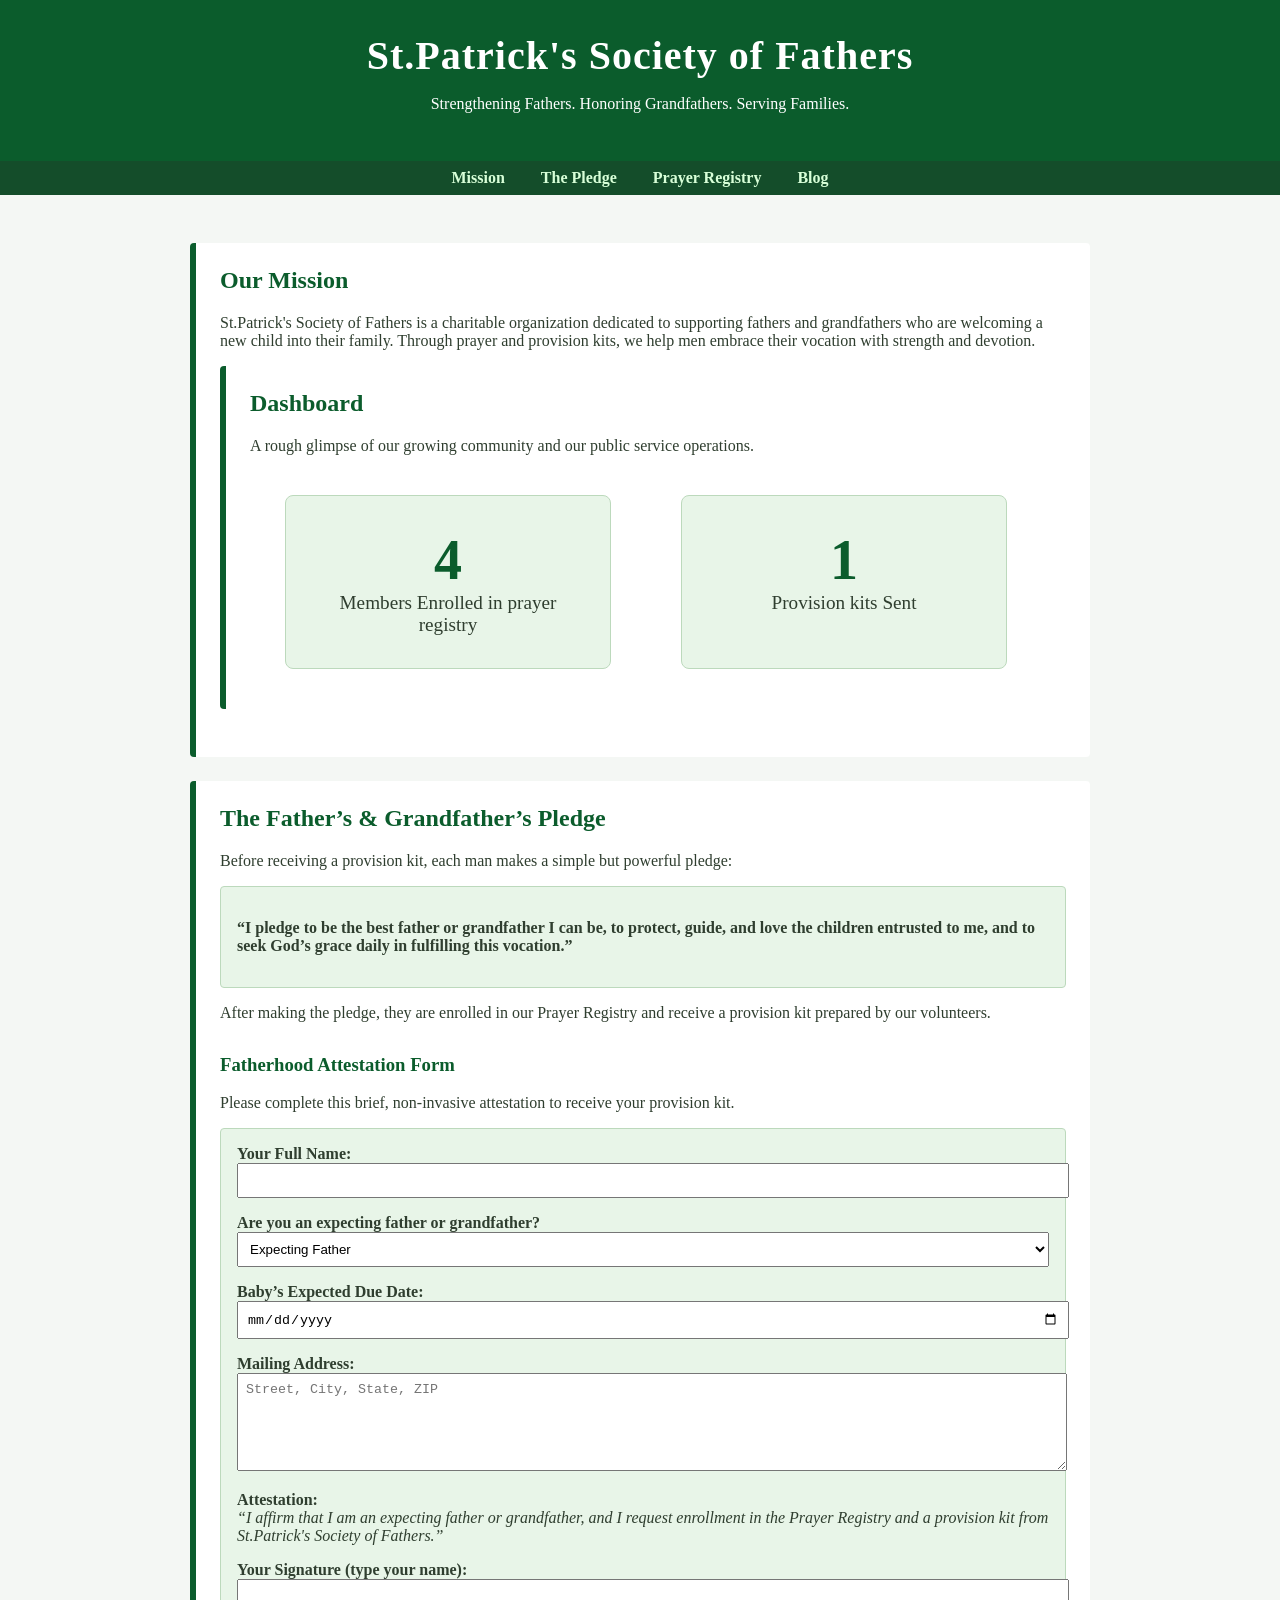
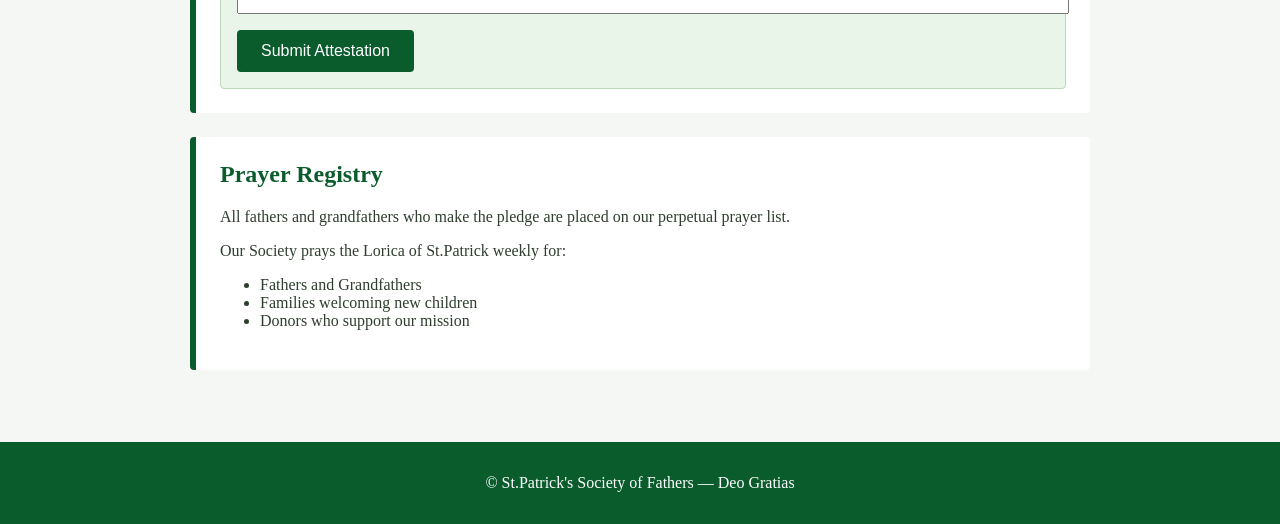
<file: index.html>
<!DOCTYPE html>
<html lang="en">
<head>
<meta charset="UTF-8">
<title>St.Patrick's Society of Fathers</title>
<style>
    body {
        font-family: "Georgia", serif;
        background: #f4f7f4;
        margin: 0;
        color: #2f3e2f;
    }
    header {
        background: #0b5c2c;
        color: white;
        padding: 2rem;
        text-align: center;
    }
    header h1 {
        margin: 0;
        font-size: 2.5rem;
        letter-spacing: 1px;
    }
    nav {
        background: #144d2a;
        padding: 0.5rem;
        text-align: center;
    }
    nav a {
        color: #d8ffd8;
        margin: 0 1rem;
        text-decoration: none;
        font-weight: bold;
    }
    .container {
        max-width: 900px;
        margin: 2rem auto;
        padding: 1rem;
    }
    .section {
        background: white;
        padding: 1.5rem;
        margin-bottom: 1.5rem;
        border-left: 6px solid #0b5c2c;
        border-radius: 4px;
    }
    h2 {
        margin-top: 0;
        color: #0b5c2c;
    }
    .pledge-box {
        background: #e8f5e8;
        padding: 1rem;
        border: 1px solid #bcd9bc;
        border-radius: 4px;
        margin-top: 1rem;
    }
    footer {
        background: #0b5c2c;
        color: white;
        text-align: center;
        padding: 1rem;
        margin-top: 2rem;
    }
</style>
</head>

<body>

<header>
    <h1>St.Patrick's Society of Fathers</h1>
    <p>Strengthening Fathers. Honoring Grandfathers. Serving Families.</p>
</header>

<nav>
    <a href="#mission">Mission</a>
    <a href="#pledge">The Pledge</a>
    <a href="#registry">Prayer Registry</a>
    <a href="blog.html">Blog</a>
</nav>

<div class="container">

    <div id="mission" class="section">
        <h2>Our Mission</h2>
        <p>
            St.Patrick's Society of Fathers is a charitable organization dedicated to supporting 
            fathers and grandfathers who are welcoming a new child into their family. 
            Through prayer and provision kits, we help men embrace their 
            vocation with strength and devotion.
        </p>
        <div id="dashboard" class="section">
    <h2>Dashboard</h2>
    <p>A rough glimpse of our growing community and our public service operations.</p>

    <div style="display:flex; justify-content:space-around; flex-wrap:wrap; margin-top:1.5rem;">

        <div style="
            background:#e8f5e8;
            padding:2rem;
            border:1px solid #bcd9bc;
            border-radius:8px;
            width:260px;
            text-align:center;
            margin:1rem;
        ">
            <div style="font-size:3.5rem; font-weight:bold; color:#0b5c2c;" id="memberCount">
                4
            </div>
            <div style="font-size:1.2rem; color:#2f3e2f;">
                Members Enrolled in prayer registry
            </div>
        </div>

        <div style="
            background:#e8f5e8;
            padding:2rem;
            border:1px solid #bcd9bc;
            border-radius:8px;
            width:260px;
            text-align:center;
            margin:1rem;
        ">
            <div style="font-size:3.5rem; font-weight:bold; color:#0b5c2c;" id="packageCount">
                1
            </div>
            <div style="font-size:1.2rem; color:#2f3e2f;">
                Provision kits Sent
            </div>
        </div>

    </div>
</div>

    </div>

    <div id="pledge" class="section">
        <h2>The Father’s & Grandfather’s Pledge</h2>
        <p>
            Before receiving a provision kit, each man makes a simple but powerful pledge:
        </p>
        <div class="pledge-box">
            <p><strong>“I pledge to be the best father or grandfather I can be, 
            to protect, guide, and love the children entrusted to me,  
            and to seek God’s grace daily in fulfilling this vocation.”</strong></p>
        </div>
        <p>
            After making the pledge, they are enrolled in our Prayer Registry and receive 
            a provision kit prepared by our volunteers.
        </p>

        <!-- Attestation Form Begins -->
        <h3 style="color:#0b5c2c; margin-top:2rem;">Fatherhood Attestation Form</h3>
        <p>Please complete this brief, non-invasive attestation to receive your provision kit.</p>

        <form id="attestationForm" action="#" method="POST" 
              style="background:#e8f5e8; padding:1rem; border:1px solid #bcd9bc; border-radius:4px;">

            <label><strong>Your Full Name:</strong></label><br>
            <input type="text" name="father_name" required 
                   style="width:100%; padding:0.5rem; margin-bottom:1rem;"><br>

            <label><strong>Are you an expecting father or grandfather?</strong></label><br>
            <select name="role" required 
                    style="width:100%; padding:0.5rem; margin-bottom:1rem;">
                <option value="father">Expecting Father</option>
                <option value="grandfather">Expecting Grandfather</option>
            </select><br>

            <label><strong>Baby’s Expected Due Date:</strong></label><br>
            <input type="date" name="due_date" required 
                   style="width:100%; padding:0.5rem; margin-bottom:1rem;"><br>

            <label><strong>Mailing Address:</strong></label><br>
            <textarea name="address" required
              style="width:100%; padding:0.5rem; margin-bottom:1rem; height:80px;"
              placeholder="Street, City, State, ZIP"></textarea><br>

            <label><strong>Attestation:</strong></label>
            <p style="font-style:italic; margin-top:0;">
                “I affirm that I am an expecting father or grandfather, and I request enrollment 
                in the Prayer Registry and a provision kit from St.Patrick's Society of Fathers.”
            </p>

            <label><strong>Your Signature (type your name):</strong></label><br>
            <input type="text" name="signature" required 
                   style="width:100%; padding:0.5rem; margin-bottom:1rem;"><br>

            <button type="submit" 
                    style="background:#0b5c2c; color:white; padding:0.75rem 1.5rem; border:none; border-radius:4px; font-size:1rem; cursor:pointer;">
                Submit Attestation
            </button>
        </form>
        <!-- Attestation Form Ends -->

    </div>

    <div id="registry" class="section">
        <h2>Prayer Registry</h2>
        <p>
            All fathers and grandfathers who make the pledge are placed on our perpetual 
            prayer list.
        </p>
        <p>
            Our Society prays the Lorica of St.Patrick weekly for:
        </p>
        <ul>
            <li>Fathers and Grandfathers</li>
            <li>Families welcoming new children</li>
            <li>Donors who support our mission</li>
        </ul>
    </div>

</div>

<footer>
    <p>© St.Patrick's Society of Fathers — Deo Gratias</p>
</footer>

<!-- EMAIL SUBMISSION SCRIPT -->
<script>
document.addEventListener("DOMContentLoaded", function () {

    const form = document.querySelector("#attestationForm");

    form.addEventListener("submit", function (e) {
        e.preventDefault();

        const data = {
            father_name: form.father_name.value,
            role: form.role.value,
            due_date: form.due_date.value,
            address: form.address.value,
            signature: form.signature.value
        };
        
        const body = `
Dear St.Patrick's Society of Fathers,

I affirm that I am an expecting ${data.role} and request enrollment in the Prayer Registry and a care package.

Name: ${data.father_name}
Role: ${data.role}
Baby’s Due Date: ${data.due_date}

Mailing Address:
${data.address}

Pledge:
"I pledge to be the best father or grandfather I can be, to protect, guide, and love the children entrusted to me, and to seek God’s grace daily in fulfilling this vocation."

Signature: ${data.signature}

Deo gratias.
        `;

        const mailtoLink = `mailto:stpatsfs@gmail.com?subject=Fatherhood Attestation – Provision kit Request&body=${encodeURIComponent(body)}`;

        window.location.href = mailtoLink;
    });

});
</script>

</body>
</html>
</file>
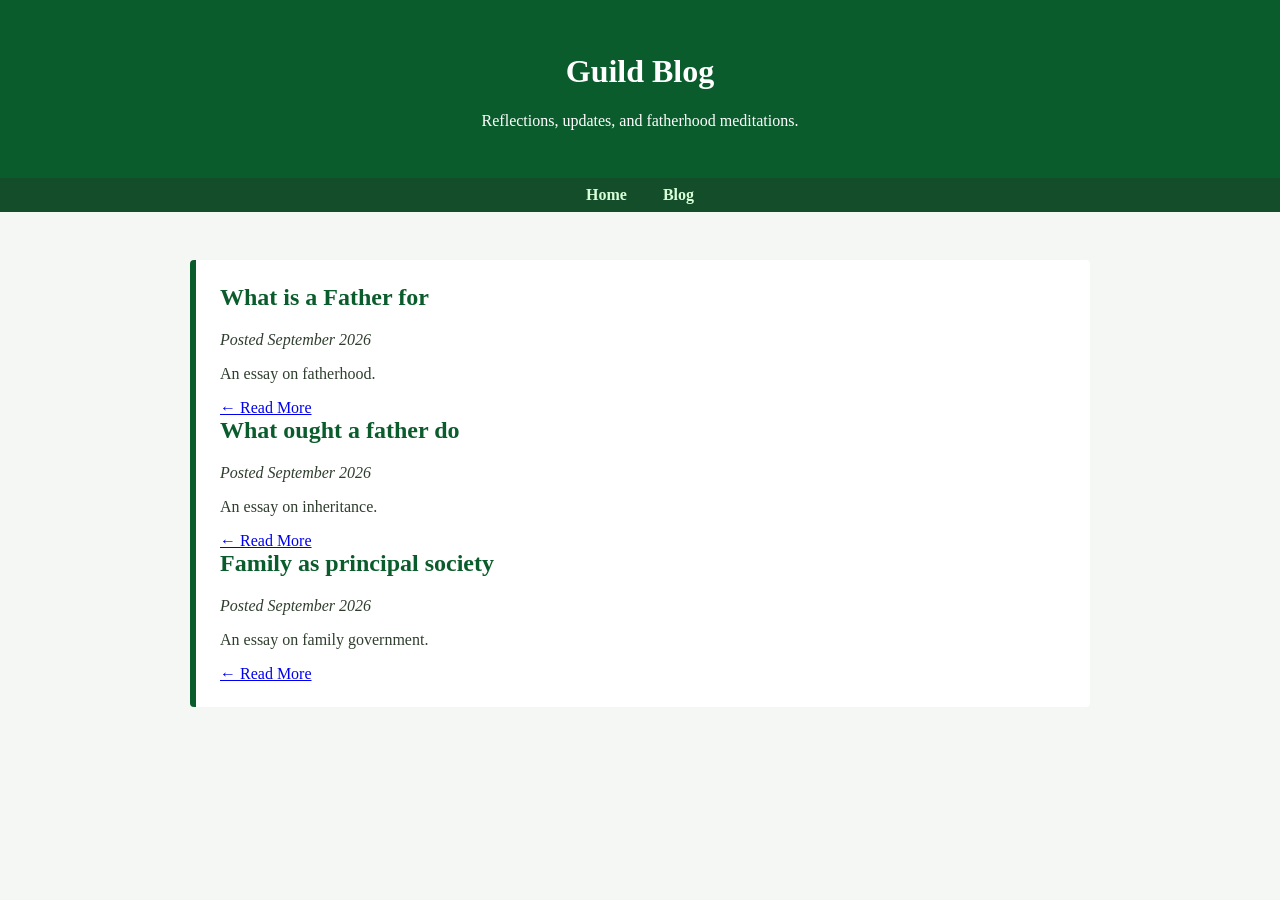
<file: blog.html>
<!DOCTYPE html>
<html lang="en">
<head>
<meta charset="UTF-8">
<title>Guild Blog</title>
<style>
    body {
        font-family: "Georgia", serif;
        background: #f4f7f4;
        margin: 0;
        color: #2f3e2f;
    }
    header {
        background: #0b5c2c;
        color: white;
        padding: 2rem;
        text-align: center;
    }
    nav {
        background: #144d2a;
        padding: 0.5rem;
        text-align: center;
    }
    nav a {
        color: #d8ffd8;
        margin: 0 1rem;
        text-decoration: none;
        font-weight: bold;
    }
    .container {
        max-width: 900px;
        margin: 2rem auto;
        padding: 1rem;
    }
    .post-card {
        background: white;
        padding: 1.5rem;
        margin-bottom: 1.5rem;
        border-left: 6px solid #0b5c2c;
        border-radius: 4px;
    }
    h2 {
        margin-top: 0;
        color: #0b5c2c;
    }
</style>
</head>

<body>

<header>
    <h1>Guild Blog</h1>
    <p>Reflections, updates, and fatherhood meditations.</p>
</header>

<nav>
    <a href="index.html">Home</a>
    <a href="blog.html">Blog</a>
</nav>

<div class="container">

    <!-- Blog Post Listing -->
    <div class="post-card">
        <h2>What is a Father for</h2>
        <p><em>Posted September 2026</em></p>
        <p>An essay on fatherhood.</p>
        <a href="posts/blog_1.html">← Read More</a>
        <h2>What ought a father do</h2>
        <p><em>Posted September 2026</em></p>
        <p>An essay on inheritance.</p>
        <a href="posts/blog_2.html">← Read More</a>
        <h2>Family as principal society</h2>
        <p><em>Posted September 2026</em></p>
        <p>An essay on family government.</p>
        <a href="posts/blog_3.html">← Read More</a>


    </div>

</div>

</body>
</html>
</file>
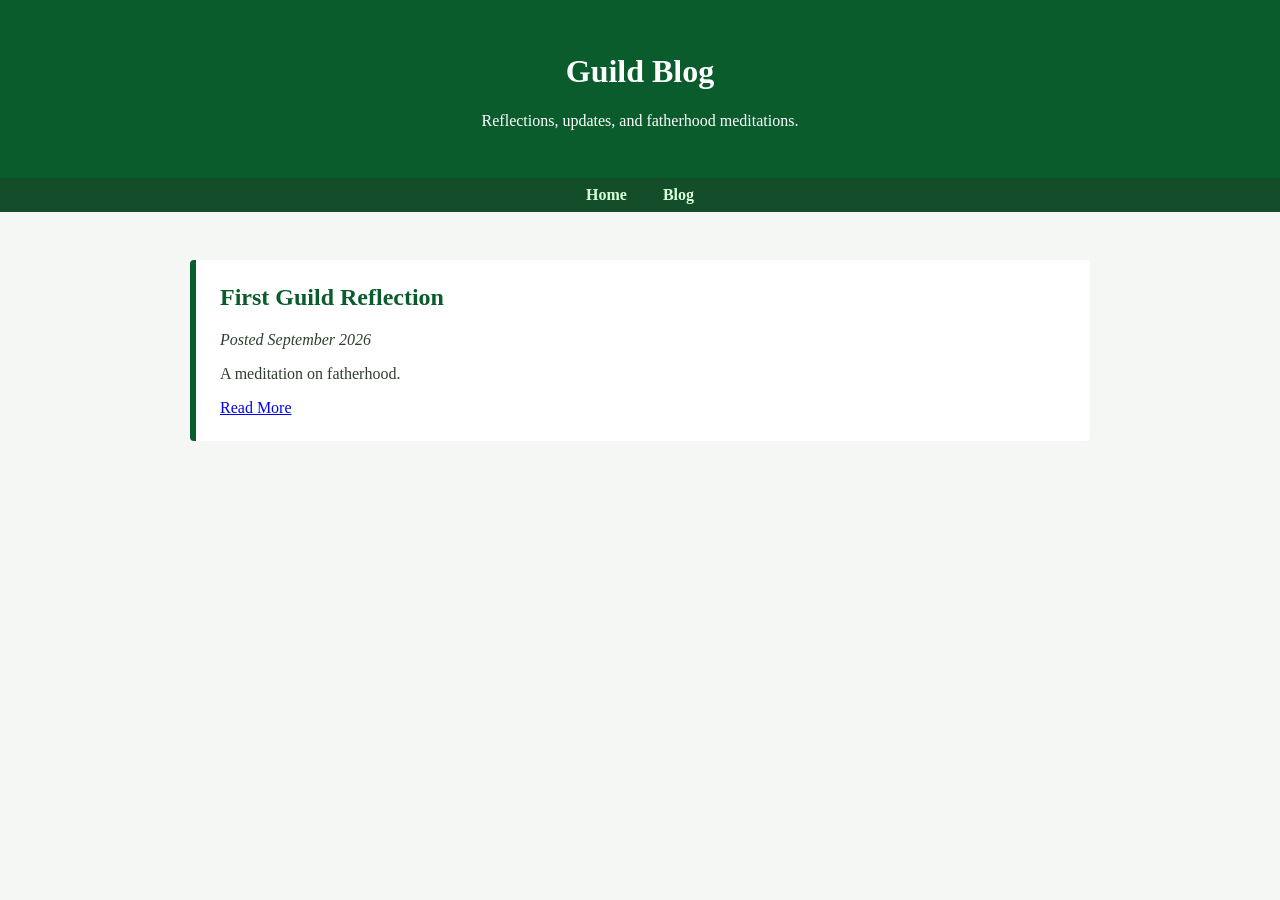
<file: pages/blog.html>
<!DOCTYPE html>
<html lang="en">
<head>
<meta charset="UTF-8">
<title>Guild Blog</title>
<style>
    body {
        font-family: "Georgia", serif;
        background: #f4f7f4;
        margin: 0;
        color: #2f3e2f;
    }
    header {
        background: #0b5c2c;
        color: white;
        padding: 2rem;
        text-align: center;
    }
    nav {
        background: #144d2a;
        padding: 0.5rem;
        text-align: center;
    }
    nav a {
        color: #d8ffd8;
        margin: 0 1rem;
        text-decoration: none;
        font-weight: bold;
    }
    .container {
        max-width: 900px;
        margin: 2rem auto;
        padding: 1rem;
    }
    .post-card {
        background: white;
        padding: 1.5rem;
        margin-bottom: 1.5rem;
        border-left: 6px solid #0b5c2c;
        border-radius: 4px;
    }
    h2 {
        margin-top: 0;
        color: #0b5c2c;
    }
</style>
</head>

<body>

<header>
    <h1>Guild Blog</h1>
    <p>Reflections, updates, and fatherhood meditations.</p>
</header>

<nav>
    <a href="spfg.html">Home</a>
    <a href="blog.html">Blog</a>
</nav>

<div class="container">

    <!-- Blog Post Listing -->
    <div class="post-card">
        <h2>First Guild Reflection</h2>
        <p><em>Posted September 2026</em></p>
        <p>A meditation on fatherhood.</p>
        <a href="posts/blog_1.html">Read More</a>
    </div>

</div>

</body>
</html>
</file>
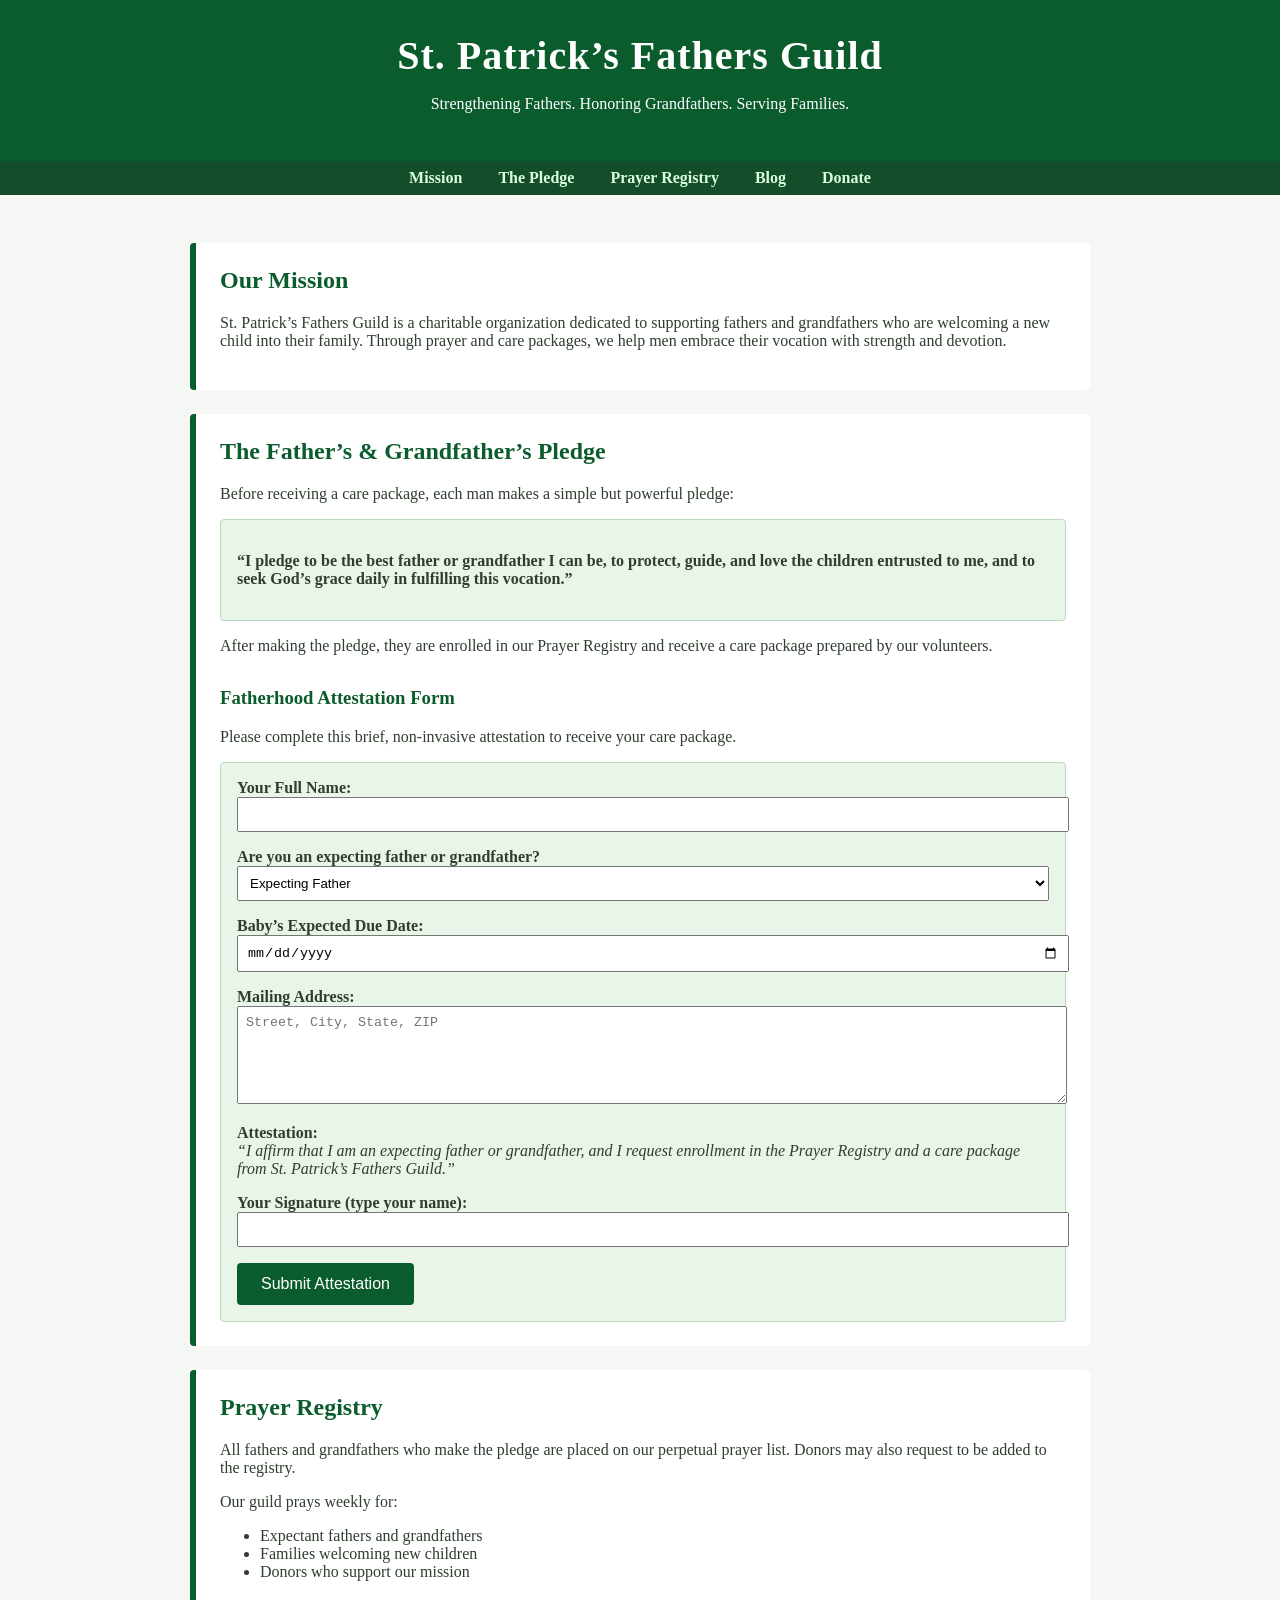
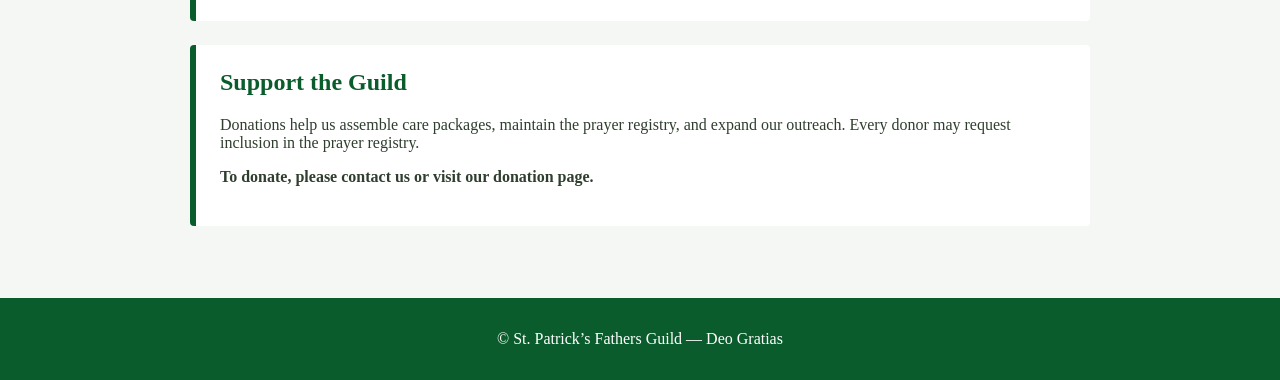
<file: pages/spfg.html>
<!DOCTYPE html>
<html lang="en">
<head>
<meta charset="UTF-8">
<title>St. Patrick’s Fathers Guild</title>
<style>
    body {
        font-family: "Georgia", serif;
        background: #f4f7f4;
        margin: 0;
        color: #2f3e2f;
    }
    header {
        background: #0b5c2c;
        color: white;
        padding: 2rem;
        text-align: center;
    }
    header h1 {
        margin: 0;
        font-size: 2.5rem;
        letter-spacing: 1px;
    }
    nav {
        background: #144d2a;
        padding: 0.5rem;
        text-align: center;
    }
    nav a {
        color: #d8ffd8;
        margin: 0 1rem;
        text-decoration: none;
        font-weight: bold;
    }
    .container {
        max-width: 900px;
        margin: 2rem auto;
        padding: 1rem;
    }
    .section {
        background: white;
        padding: 1.5rem;
        margin-bottom: 1.5rem;
        border-left: 6px solid #0b5c2c;
        border-radius: 4px;
    }
    h2 {
        margin-top: 0;
        color: #0b5c2c;
    }
    .pledge-box {
        background: #e8f5e8;
        padding: 1rem;
        border: 1px solid #bcd9bc;
        border-radius: 4px;
        margin-top: 1rem;
    }
    footer {
        background: #0b5c2c;
        color: white;
        text-align: center;
        padding: 1rem;
        margin-top: 2rem;
    }
</style>
</head>

<body>

<header>
    <h1>St. Patrick’s Fathers Guild</h1>
    <p>Strengthening Fathers. Honoring Grandfathers. Serving Families.</p>
</header>

<nav>
    <a href="#mission">Mission</a>
    <a href="#pledge">The Pledge</a>
    <a href="#registry">Prayer Registry</a>
    <a href="blog.html">Blog</a>
    <a href="#donate">Donate</a>
</nav>

<div class="container">

    <div id="mission" class="section">
        <h2>Our Mission</h2>
        <p>
            St. Patrick’s Fathers Guild is a charitable organization dedicated to supporting 
            fathers and grandfathers who are welcoming a new child into their family. 
            Through prayer and care packages, we help men embrace their 
            vocation with strength and devotion.
        </p>
    </div>

    <div id="pledge" class="section">
        <h2>The Father’s & Grandfather’s Pledge</h2>
        <p>
            Before receiving a care package, each man makes a simple but powerful pledge:
        </p>
        <div class="pledge-box">
            <p><strong>“I pledge to be the best father or grandfather I can be, 
            to protect, guide, and love the children entrusted to me,  
            and to seek God’s grace daily in fulfilling this vocation.”</strong></p>
        </div>
        <p>
            After making the pledge, they are enrolled in our Prayer Registry and receive 
            a care package prepared by our volunteers.
        </p>

        <!-- Attestation Form Begins -->
        <h3 style="color:#0b5c2c; margin-top:2rem;">Fatherhood Attestation Form</h3>
        <p>Please complete this brief, non-invasive attestation to receive your care package.</p>

        <form id="attestationForm" action="#" method="POST" 
              style="background:#e8f5e8; padding:1rem; border:1px solid #bcd9bc; border-radius:4px;">

            <label><strong>Your Full Name:</strong></label><br>
            <input type="text" name="father_name" required 
                   style="width:100%; padding:0.5rem; margin-bottom:1rem;"><br>

            <label><strong>Are you an expecting father or grandfather?</strong></label><br>
            <select name="role" required 
                    style="width:100%; padding:0.5rem; margin-bottom:1rem;">
                <option value="father">Expecting Father</option>
                <option value="grandfather">Expecting Grandfather</option>
            </select><br>

            <label><strong>Baby’s Expected Due Date:</strong></label><br>
            <input type="date" name="due_date" required 
                   style="width:100%; padding:0.5rem; margin-bottom:1rem;"><br>

            <label><strong>Mailing Address:</strong></label><br>
            <textarea name="address" required
              style="width:100%; padding:0.5rem; margin-bottom:1rem; height:80px;"
              placeholder="Street, City, State, ZIP"></textarea><br>

            <label><strong>Attestation:</strong></label>
            <p style="font-style:italic; margin-top:0;">
                “I affirm that I am an expecting father or grandfather, and I request enrollment 
                in the Prayer Registry and a care package from St. Patrick’s Fathers Guild.”
            </p>

            <label><strong>Your Signature (type your name):</strong></label><br>
            <input type="text" name="signature" required 
                   style="width:100%; padding:0.5rem; margin-bottom:1rem;"><br>

            <button type="submit" 
                    style="background:#0b5c2c; color:white; padding:0.75rem 1.5rem; border:none; border-radius:4px; font-size:1rem; cursor:pointer;">
                Submit Attestation
            </button>
        </form>
        <!-- Attestation Form Ends -->

    </div>

    <div id="registry" class="section">
        <h2>Prayer Registry</h2>
        <p>
            All fathers and grandfathers who make the pledge are placed on our perpetual 
            prayer list. Donors may also request to be added to the registry.
        </p>
        <p>
            Our guild prays weekly for:
        </p>
        <ul>
            <li>Expectant fathers and grandfathers</li>
            <li>Families welcoming new children</li>
            <li>Donors who support our mission</li>
        </ul>
    </div>

    <div id="donate" class="section">
        <h2>Support the Guild</h2>
        <p>
            Donations help us assemble care packages, maintain the prayer registry, and 
            expand our outreach. Every donor may request inclusion in the prayer registry.
        </p>
        <p><strong>To donate, please contact us or visit our donation page.</strong></p>
    </div>

</div>

<footer>
    <p>© St. Patrick’s Fathers Guild — Deo Gratias</p>
</footer>

<!-- EMAIL SUBMISSION SCRIPT -->
<script>
document.addEventListener("DOMContentLoaded", function () {

    const form = document.querySelector("#attestationForm");

    form.addEventListener("submit", function (e) {
        e.preventDefault();

        const data = {
            father_name: form.father_name.value,
            role: form.role.value,
            due_date: form.due_date.value,
            address: form.address.value,
            signature: form.signature.value
        };
        
        const body = `
Dear St. Patrick’s Fathers Guild,

I affirm that I am an expecting ${data.role} and request enrollment in the Prayer Registry and a care package.

Name: ${data.father_name}
Role: ${data.role}
Baby’s Due Date: ${data.due_date}

Mailing Address:
${data.address}

Pledge:
"I pledge to be the best father or grandfather I can be, to protect, guide, and love the children entrusted to me, and to seek God’s grace daily in fulfilling this vocation."

Signature: ${data.signature}

Deo gratias.
        `;

        const mailtoLink = `mailto:stpatsfathersguild@gmail.com?subject=Fatherhood Attestation – Care Package Request&body=${encodeURIComponent(body)}`;

        window.location.href = mailtoLink;
    });

});
</script>

</body>
</html>
</file>
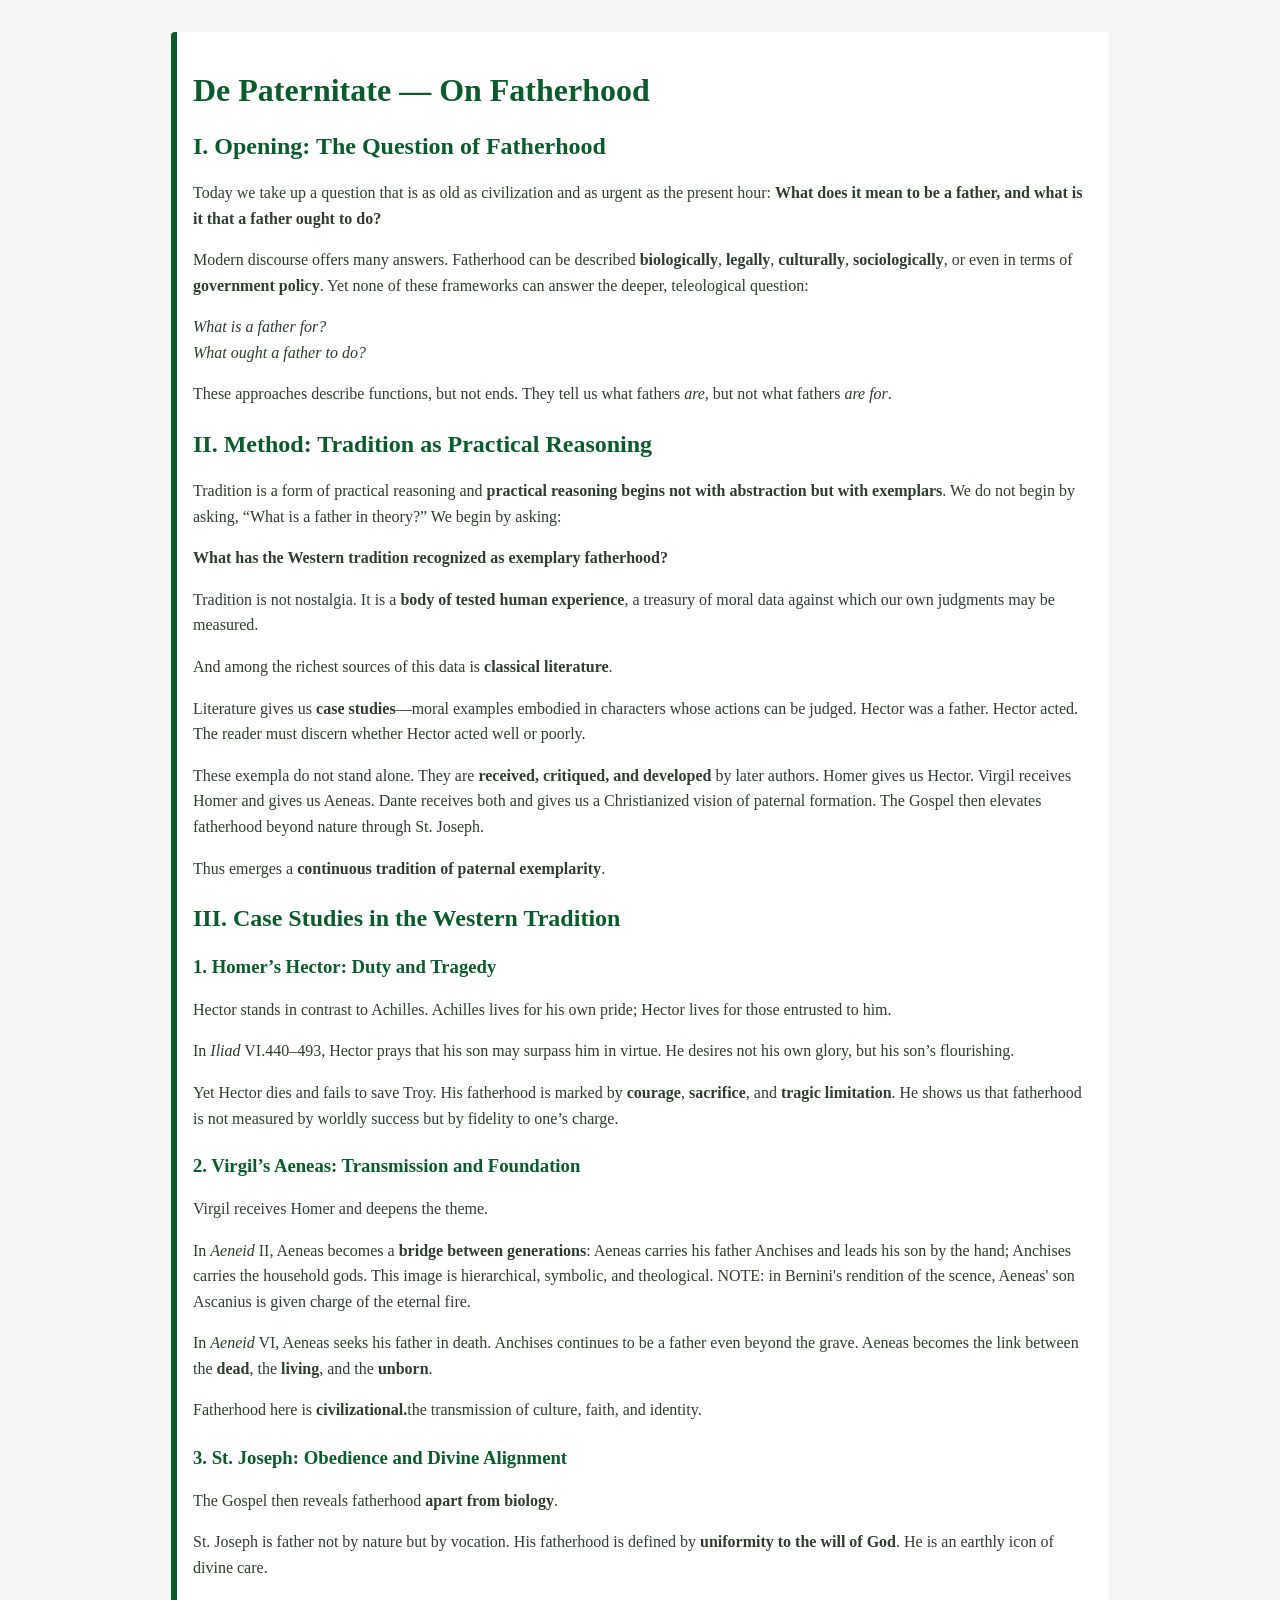
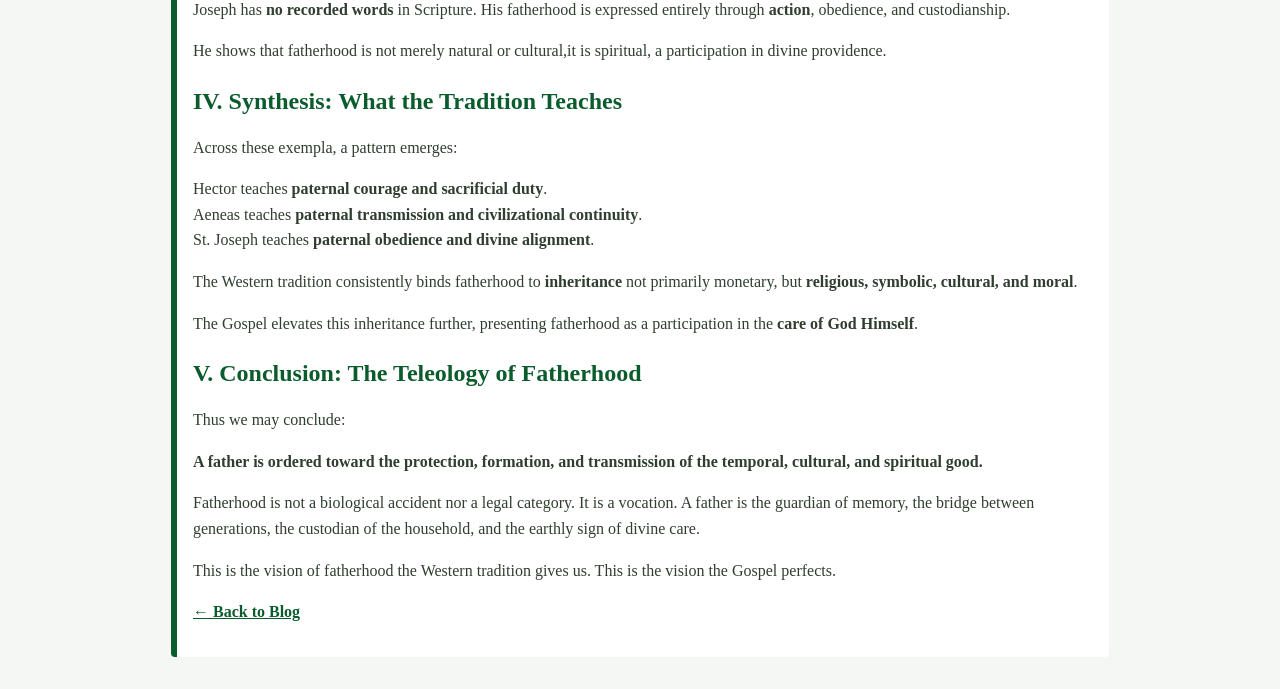
<file: posts/blog_1.html>
<!DOCTYPE html>
<html lang="en">
<head>
<meta charset="UTF-8">
<title>On Fatherhood</title>
<style>
    body {
        font-family: "Georgia", serif;
        background: #f4f7f4;
        margin: 0;
        color: #2f3e2f;
    }
    .container {
        max-width: 900px;
        margin: 2rem auto;
        padding: 1rem;
        background: white;
        border-left: 6px solid #0b5c2c;
        border-radius: 4px;
    }
    h1, h2, h3 {
        color: #0b5c2c;
        margin-top: 1.5rem;
    }
    p {
        line-height: 1.6;
    }
    ul {
        margin-left: 1.5rem;
    }
    a {
        color: #0b5c2c;
        font-weight: bold;
    }
</style>
</head>


<body>
  <div class="container">
    <h1>De Paternitate — On Fatherhood</h1>

    <h2>I. Opening: The Question of Fatherhood</h2>
    <p>
      Today we take up a question that is as old as civilization and as urgent as the present hour:
      <strong>What does it mean to be a father, and what is it that a father ought to do?</strong>
    </p>
    <p>
      Modern discourse offers many answers. Fatherhood can be described <strong>biologically</strong>,
      <strong>legally</strong>, <strong>culturally</strong>, <strong>sociologically</strong>, or even in terms of
      <strong>government policy</strong>. Yet none of these frameworks can answer the deeper, teleological question:
    </p>
    <p>
      <em>What is a father for?</em><br>
      <em>What ought a father to do?</em>
    </p>
    <p>
      These approaches describe functions, but not ends. They tell us what fathers <em>are</em>, but not what fathers
      <em>are for</em>.
    </p>

    <h2>II. Method: Tradition as Practical Reasoning</h2>
    <p>
      Tradition is a form of practical reasoning and <strong>practical reasoning begins not with abstraction but with exemplars</strong>.
      We do not begin by asking, “What is a father in theory?” We begin by asking:
    </p>
    <p><strong>What has the Western tradition recognized as exemplary fatherhood?</strong></p>
    <p>
      Tradition is not nostalgia. It is a <strong>body of tested human experience</strong>, a treasury of moral data
      against which our own judgments may be measured.
    </p>
    <p>
      And among the richest sources of this data is <strong>classical literature</strong>.
    </p>
    <p>
      Literature gives us <strong>case studies</strong>—moral examples embodied in characters whose actions can be judged.
      Hector was a father. Hector acted. The reader must discern whether Hector acted well or poorly.
    </p>
    <p>
      These exempla do not stand alone. They are <strong>received, critiqued, and developed</strong> by later authors.
      Homer gives us Hector. Virgil receives Homer and gives us Aeneas. Dante receives both and gives us a Christianized
      vision of paternal formation. The Gospel then elevates fatherhood beyond nature through St. Joseph.
    </p>
    <p>
      Thus emerges a <strong>continuous tradition of paternal exemplarity</strong>.
    </p>

    <h2>III. Case Studies in the Western Tradition</h2>

    <h3>1. Homer’s Hector: Duty and Tragedy</h3>
    <p>
      Hector stands in contrast to Achilles. Achilles lives for his own pride; Hector lives for those entrusted to him.
    </p>
    <p>
      In <em>Iliad</em> VI.440–493, Hector prays that his son may surpass him in virtue. He desires not his own glory,
      but his son’s flourishing.
    </p>
    <p>
      Yet Hector dies and fails to save Troy. His fatherhood is marked by <strong>courage</strong>,
      <strong>sacrifice</strong>, and <strong>tragic limitation</strong>. He shows us that fatherhood is not measured
      by worldly success but by fidelity to one’s charge.
    </p>

    <h3>2. Virgil’s Aeneas: Transmission and Foundation</h3>
    <p>
      Virgil receives Homer and deepens the theme.
    </p>
    <p>
      In <em>Aeneid</em> II, Aeneas becomes a <strong>bridge between generations</strong>: Aeneas carries his father
      Anchises and leads his son by the hand; Anchises carries the household gods. This image is hierarchical, symbolic, and theological.
      NOTE: in Bernini's rendition of the scence, Aeneas' son Ascanius is given charge of the eternal fire.
    </p>
    <p>
      In <em>Aeneid</em> VI, Aeneas seeks his father in death. Anchises continues to be a father even beyond the grave.
      Aeneas becomes the link between the <strong>dead</strong>, the <strong>living</strong>, and the
      <strong>unborn</strong>.
    </p>
    <p>
      Fatherhood here is <strong>civilizational.</strong>the transmission of culture, faith, and identity.
    </p>

    <h3>3. St. Joseph: Obedience and Divine Alignment</h3>
    <p>
      The Gospel then reveals fatherhood <strong>apart from biology</strong>.
    </p>
    <p>
      St. Joseph is father not by nature but by vocation. His fatherhood is defined by
      <strong>uniformity to the will of God</strong>. He is an earthly icon of divine care.
    </p>
    <p>
      Joseph has <strong>no recorded words</strong> in Scripture. His fatherhood is expressed entirely through
      <strong>action</strong>, obedience, and custodianship.
    </p>
    <p>
      He shows that fatherhood is not merely natural or cultural,it is spiritual, a participation in divine providence.
    </p>

    <h2>IV. Synthesis: What the Tradition Teaches</h2>
    <p>
      Across these exempla, a pattern emerges:
    </p>
    <p>
      Hector teaches <strong>paternal courage and sacrificial duty</strong>.<br>
      Aeneas teaches <strong>paternal transmission and civilizational continuity</strong>.<br>
      St. Joseph teaches <strong>paternal obedience and divine alignment</strong>.
    </p>
    <p>
      The Western tradition consistently binds fatherhood to <strong>inheritance</strong> not primarily monetary, but
      <strong>religious, symbolic, cultural, and moral</strong>.
    </p>
    <p>
      The Gospel elevates this inheritance further, presenting fatherhood as a participation in the
      <strong>care of God Himself</strong>.
    </p>

    <h2>V. Conclusion: The Teleology of Fatherhood</h2>
    <p>
      Thus we may conclude:
    </p>
    <p>
      <strong>A father is ordered toward the protection, formation, and transmission of the temporal, cultural, and spiritual good.</strong>
    </p>
    <p>
      Fatherhood is not a biological accident nor a legal category. It is a vocation. A father is the guardian of memory,
      the bridge between generations, the custodian of the household, and the earthly sign of divine care.
    </p>
    <p>
      This is the vision of fatherhood the Western tradition gives us. This is the vision the Gospel perfects.
    </p>

    <p><a href="../blog.html">← Back to Blog</a></p>

</div>

</body>
</html>
</file>
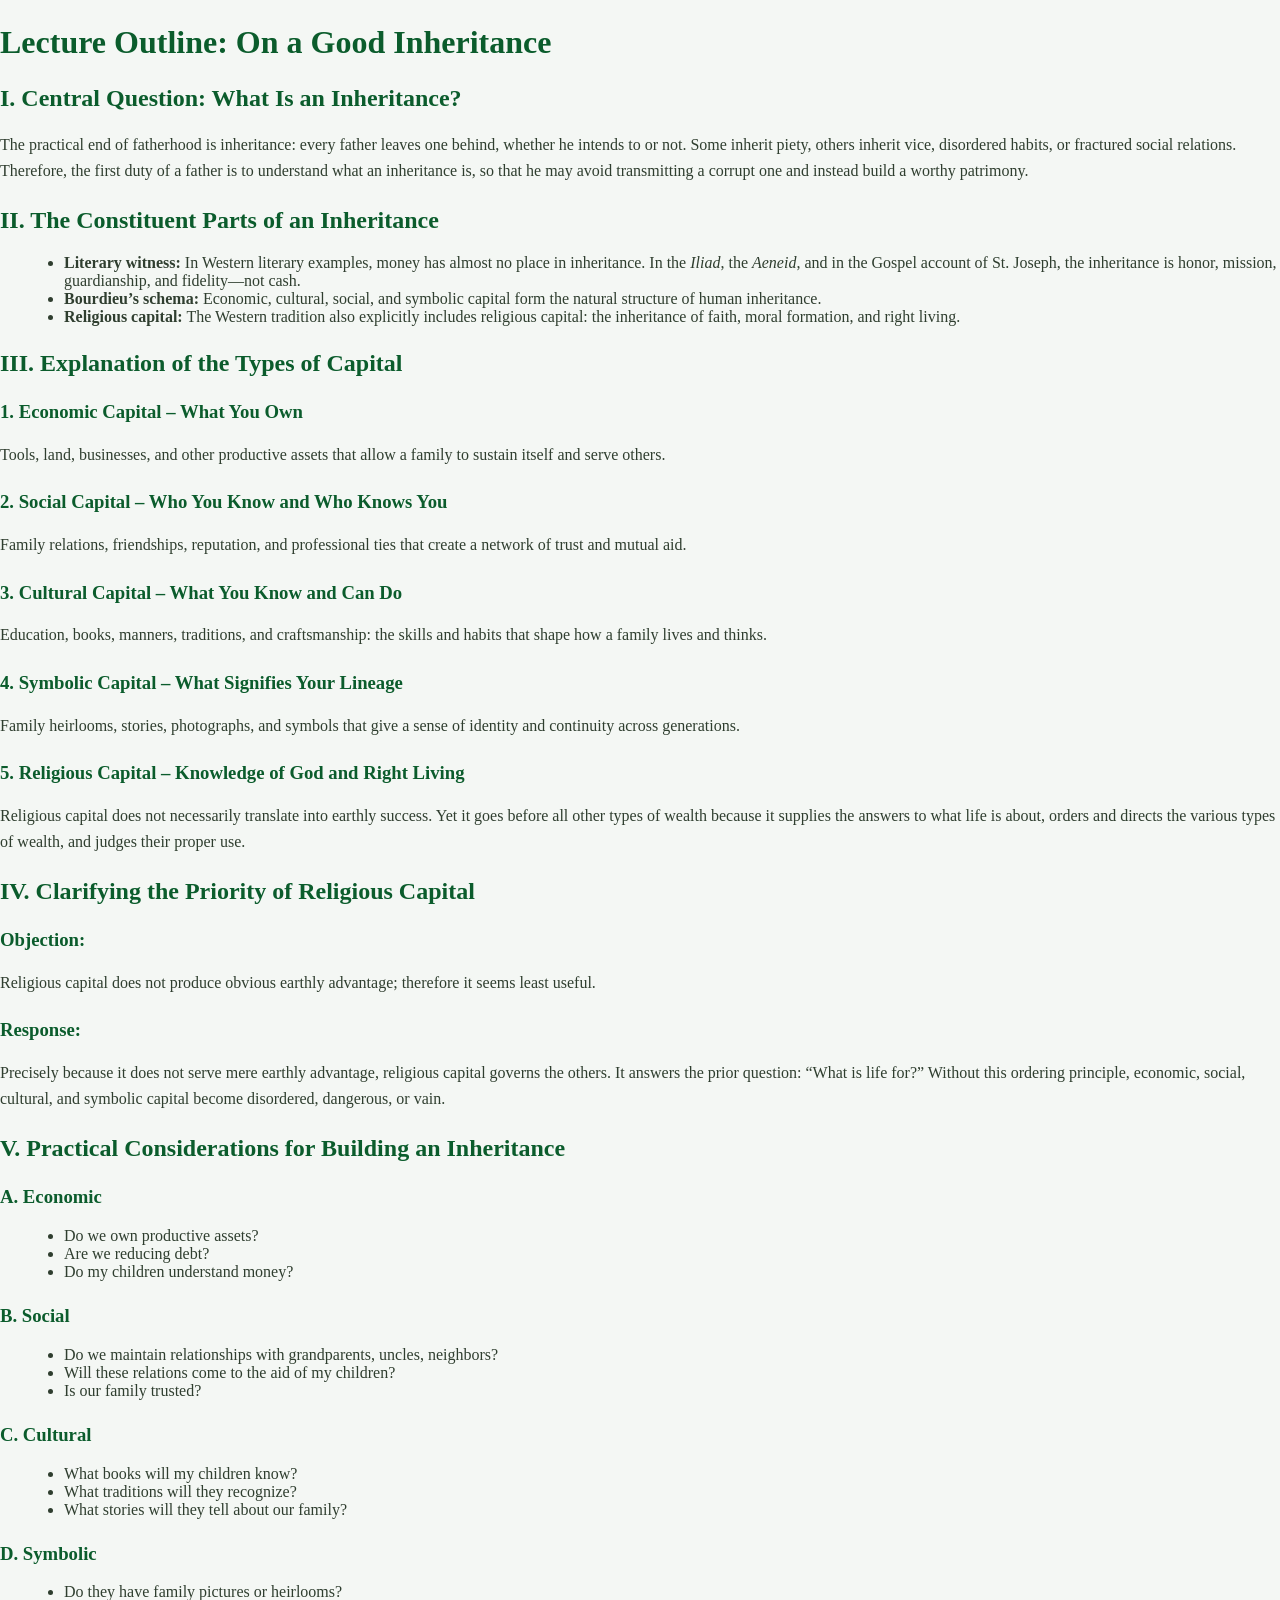
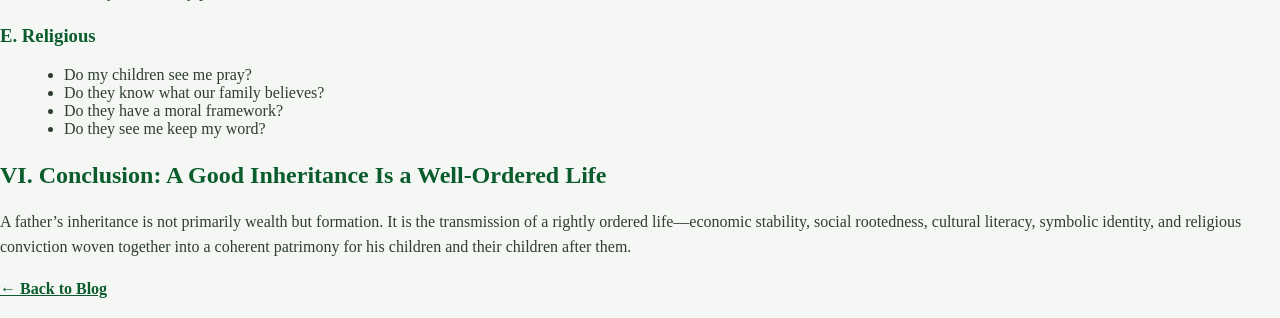
<file: posts/blog_2.html>
<!DOCTYPE html>
<html lang="en">
<head>
<meta charset="UTF-8">
<title>On Fatherhood</title>
<style>
    body {
        font-family: "Georgia", serif;
        background: #f4f7f4;
        margin: 0;
        color: #2f3e2f;
    }
    .container {
        max-width: 900px;
        margin: 2rem auto;
        padding: 1rem;
        background: white;
        border-left: 6px solid #0b5c2c;
        border-radius: 4px;
    }
    h1, h2, h3 {
        color: #0b5c2c;
        margin-top: 1.5rem;
    }
    p {
        line-height: 1.6;
    }
    ul {
        margin-left: 1.5rem;
    }
    a {
        color: #0b5c2c;
        font-weight: bold;
    }
</style>
</head>


<body>
  <h1>Lecture Outline: On a Good Inheritance</h1>

  <h2>I. Central Question: What Is an Inheritance?</h2>
  <p>
    The practical end of fatherhood is inheritance: every father leaves one behind, whether he intends to or not.
    Some inherit piety, others inherit vice, disordered habits, or fractured social relations.
    Therefore, the first duty of a father is to understand what an inheritance is, so that he may avoid transmitting
    a corrupt one and instead build a worthy patrimony.
  </p>

  <h2>II. The Constituent Parts of an Inheritance</h2>
  <ul>
    <li>
      <strong>Literary witness:</strong>
      In Western literary examples, money has almost no place in inheritance.
      In the <em>Iliad</em>, the <em>Aeneid</em>, and in the Gospel account of St. Joseph,
      the inheritance is honor, mission, guardianship, and fidelity—not cash.
    </li>
    <li>
      <strong>Bourdieu’s schema:</strong>
      Economic, cultural, social, and symbolic capital form the natural structure of human inheritance.
    </li>
    <li>
      <strong>Religious capital:</strong>
      The Western tradition also explicitly includes religious capital: the inheritance of faith,
      moral formation, and right living.
    </li>
  </ul>

  <h2>III. Explanation of the Types of Capital</h2>

  <h3>1. Economic Capital – What You Own</h3>
  <p>
    Tools, land, businesses, and other productive assets that allow a family to sustain itself and serve others.
  </p>

  <h3>2. Social Capital – Who You Know and Who Knows You</h3>
  <p>
    Family relations, friendships, reputation, and professional ties that create a network of trust and mutual aid.
  </p>

  <h3>3. Cultural Capital – What You Know and Can Do</h3>
  <p>
    Education, books, manners, traditions, and craftsmanship: the skills and habits that shape how a family lives
    and thinks.
  </p>

  <h3>4. Symbolic Capital – What Signifies Your Lineage</h3>
  <p>
    Family heirlooms, stories, photographs, and symbols that give a sense of identity and continuity across generations.
  </p>

  <h3>5. Religious Capital – Knowledge of God and Right Living</h3>
  <p>
    Religious capital does not necessarily translate into earthly success. Yet it goes before all other types of wealth
    because it supplies the answers to what life is about, orders and directs the various types of wealth, and
    judges their proper use.
  </p>

  <h2>IV. Clarifying the Priority of Religious Capital</h2>
  <h3>Objection:</h3>
  <p>
    Religious capital does not produce obvious earthly advantage; therefore it seems least useful.
  </p>
  <h3>Response:</h3>
  <p>
    Precisely because it does not serve mere earthly advantage, religious capital governs the others.
    It answers the prior question: “What is life for?”
    Without this ordering principle, economic, social, cultural, and symbolic capital become disordered,
    dangerous, or vain.
  </p>

  <h2>V. Practical Considerations for Building an Inheritance</h2>

  <h3>A. Economic</h3>
  <ul>
    <li>Do we own productive assets?</li>
    <li>Are we reducing debt?</li>
    <li>Do my children understand money?</li>
  </ul>

  <h3>B. Social</h3>
  <ul>
    <li>Do we maintain relationships with grandparents, uncles, neighbors?</li>
    <li>Will these relations come to the aid of my children?</li>
    <li>Is our family trusted?</li>
  </ul>

  <h3>C. Cultural</h3>
  <ul>
    <li>What books will my children know?</li>
    <li>What traditions will they recognize?</li>
    <li>What stories will they tell about our family?</li>
  </ul>

  <h3>D. Symbolic</h3>
  <ul>
    <li>Do they have family pictures or heirlooms?</li>
  </ul>

  <h3>E. Religious</h3>
  <ul>
    <li>Do my children see me pray?</li>
    <li>Do they know what our family believes?</li>
    <li>Do they have a moral framework?</li>
    <li>Do they see me keep my word?</li>
  </ul>

  <h2>VI. Conclusion: A Good Inheritance Is a Well-Ordered Life</h2>
  <p>
    A father’s inheritance is not primarily wealth but formation.
    It is the transmission of a rightly ordered life—economic stability, social rootedness,
    cultural literacy, symbolic identity, and religious conviction woven together into a coherent patrimony
    for his children and their children after them.
  </p>

    <p><a href="../blog.html">← Back to Blog</a></p>

</div>

</body>
</html>
</file>
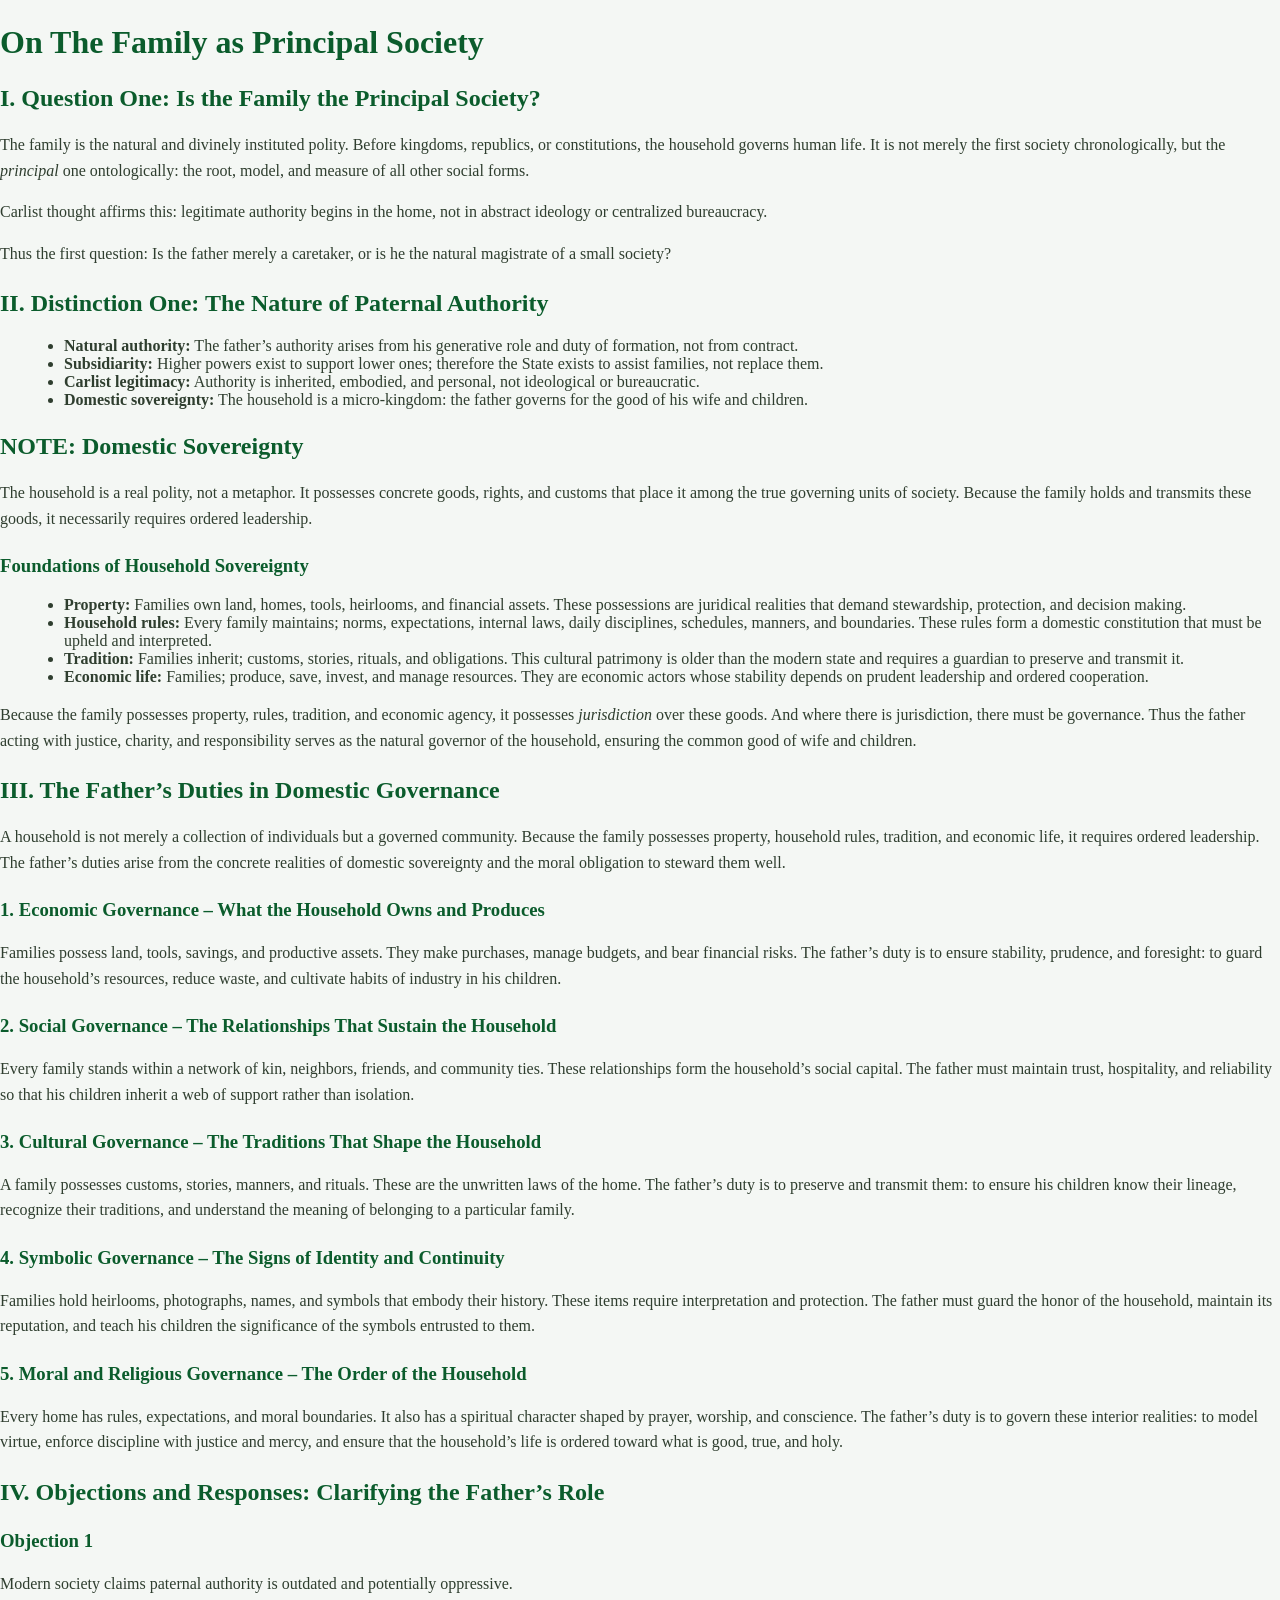
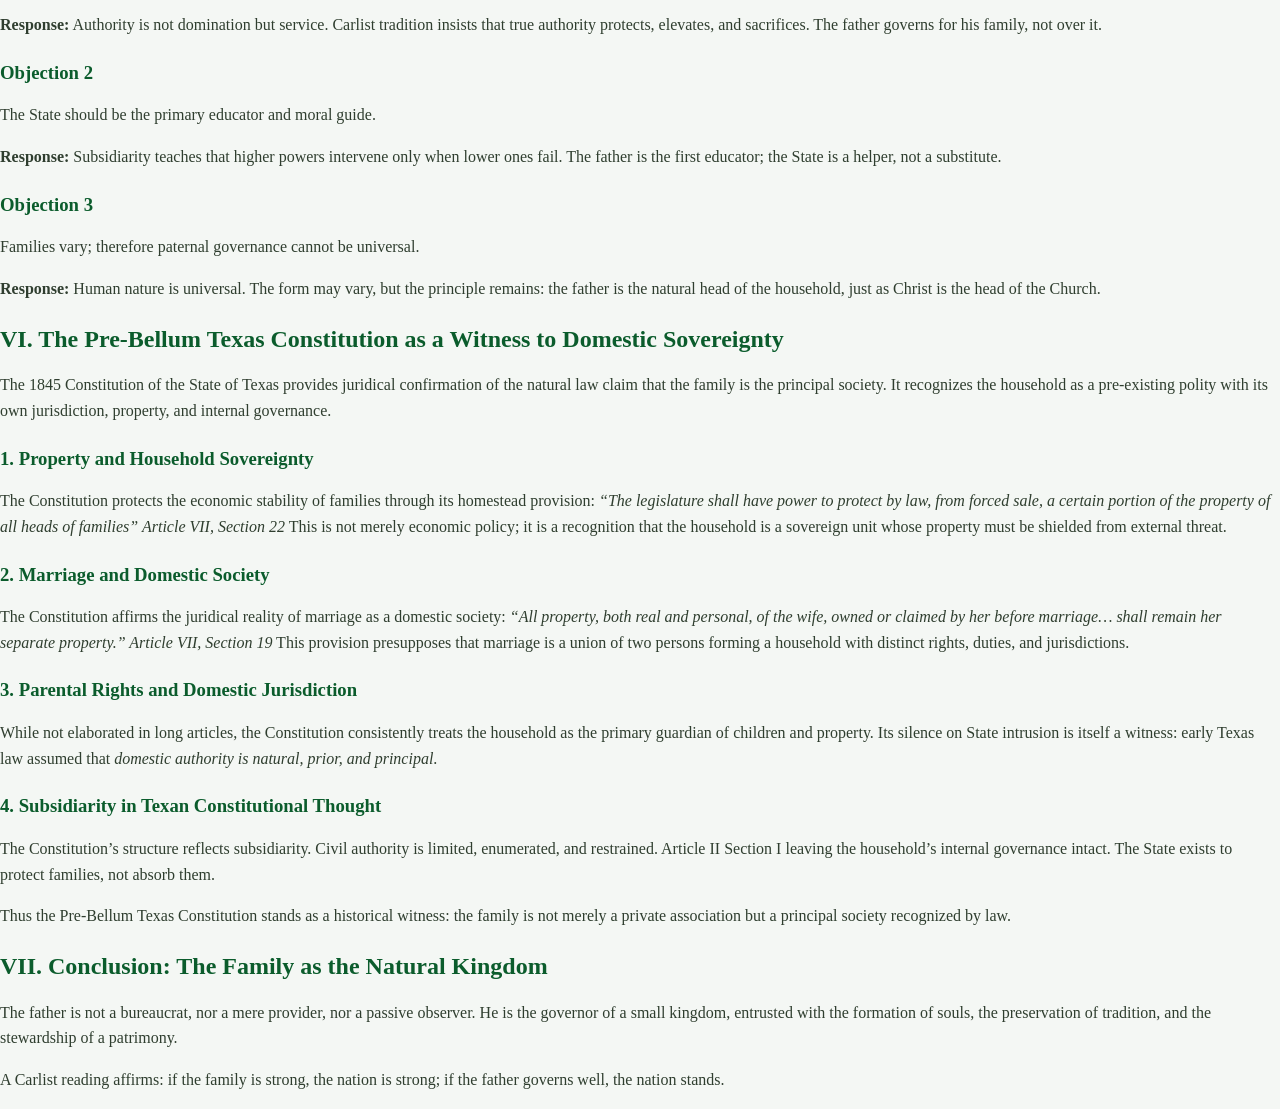
<file: posts/blog_3.html>
<!DOCTYPE html>
<html lang="en">
<head>
<meta charset="UTF-8">
<title>On Fatherhood</title>
<style>
    body {
        font-family: "Georgia", serif;
        background: #f4f7f4;
        margin: 0;
        color: #2f3e2f;
    }
    .container {
        max-width: 900px;
        margin: 2rem auto;
        padding: 1rem;
        background: white;
        border-left: 6px solid #0b5c2c;
        border-radius: 4px;
    }
    h1, h2, h3 {
        color: #0b5c2c;
        margin-top: 1.5rem;
    }
    p {
        line-height: 1.6;
    }
    ul {
        margin-left: 1.5rem;
    }
    a {
        color: #0b5c2c;
        font-weight: bold;
    }
</style>
</head>


<body>
<h1>On The Family as Principal Society</h1>

<!-- I. Question One -->
<section>
<h2>I. Question One: Is the Family the Principal Society?</h2>
<p>
The family is the natural and divinely instituted polity. Before kingdoms,
republics, or constitutions, the household governs human life. It is not
merely the first society chronologically, but the <em>principal</em> one
ontologically: the root, model, and measure of all other social forms.
</p>
<p>
Carlist thought affirms this: legitimate authority begins in the home, not
in abstract ideology or centralized bureaucracy.
</p>
<p>
Thus the first question: Is the father merely a caretaker, or is he the
natural magistrate of a small society?
</p>
</section>

<!-- II. Distinction One -->
<section>
<h2>II. Distinction One: The Nature of Paternal Authority</h2>
<ul>
<li><strong>Natural authority:</strong> The father’s authority arises from his generative role and duty of formation, not from contract.</li>
<li><strong>Subsidiarity:</strong> Higher powers exist to support lower ones; therefore the State exists to assist families, not replace them.</li>
<li><strong>Carlist legitimacy:</strong> Authority is inherited, embodied, and personal, not ideological or bureaucratic.</li>
<li><strong>Domestic sovereignty:</strong> The household is a micro‑kingdom: the father governs for the good of his wife and children.</li>
</ul>
</section>

<section>
<h2>NOTE: Domestic Sovereignty</h2>

<p>
The household is a real polity, not a metaphor. It possesses concrete goods,
rights, and customs that place it among the true governing units of society.
Because the family holds and transmits these goods, it necessarily requires
ordered leadership.
</p>

<h3>Foundations of Household Sovereignty</h3>
<ul>
<li>
<strong>Property:</strong>
Families own land, homes, tools, heirlooms, and financial assets. These
possessions are juridical realities that demand stewardship, protection,
and decision making.
</li>

<li>
<strong>Household rules:</strong>
Every family maintains; norms, expectations, internal laws, daily
disciplines, schedules, manners, and boundaries. These rules form a
domestic constitution that must be upheld and interpreted.
</li>

<li>
<strong>Tradition:</strong>
Families inherit; customs, stories, rituals, and obligations. This cultural
patrimony is older than the modern state and requires a guardian to
preserve and transmit it.
</li>

<li>
<strong>Economic life:</strong>
Families;  produce, save, invest, and manage resources. They are economic
actors whose stability depends on prudent leadership and ordered
cooperation.
</li>
</ul>

<p>
Because the family possesses property, rules, tradition, and economic agency,
it possesses <em>jurisdiction</em> over these goods. And where there is
jurisdiction, there must be governance. Thus the father acting with justice,
charity, and responsibility serves as the natural governor of the household,
ensuring the common good of wife and children.
</p>
</section>

<!-- III. Question Two -->
<section>
<h2>III. The Father’s Duties in Domestic Governance</h2>
<p>
A household is not merely a collection of individuals but a governed community.
Because the family possesses property, household rules, tradition, and economic life,
it requires ordered leadership. The father’s duties arise from the concrete realities
of domestic sovereignty and the moral obligation to steward them well.
</p>

<h3>1. Economic Governance – What the Household Owns and Produces</h3>
<p>
Families possess land, tools, savings, and productive assets. They make purchases,
manage budgets, and bear financial risks. The father’s duty is to ensure stability,
prudence, and foresight: to guard the household’s resources, reduce waste, and
cultivate habits of industry in his children.
</p>

<h3>2. Social Governance – The Relationships That Sustain the Household</h3>
<p>
Every family stands within a network of kin, neighbors, friends, and community ties.
These relationships form the household’s social capital. The father must maintain
trust, hospitality, and reliability so that his children inherit a web of support
rather than isolation.
</p>

<h3>3. Cultural Governance – The Traditions That Shape the Household</h3>
<p>
A family possesses customs, stories, manners, and rituals. These are the unwritten
laws of the home. The father’s duty is to preserve and transmit them: to ensure his
children know their lineage, recognize their traditions, and understand the meaning
of belonging to a particular family.
</p>

<h3>4. Symbolic Governance – The Signs of Identity and Continuity</h3>
<p>
Families hold heirlooms, photographs, names, and symbols that embody their history.
These items require interpretation and protection. The father must guard the honor
of the household, maintain its reputation, and teach his children the significance
of the symbols entrusted to them.
</p>

<h3>5. Moral and Religious Governance – The Order of the Household</h3>
<p>
Every home has rules, expectations, and moral boundaries. It also has a spiritual
character shaped by prayer, worship, and conscience. The father’s duty is to govern
these interior realities: to model virtue, enforce discipline with justice and mercy,
and ensure that the household’s life is ordered toward what is good, true, and holy.
</p>

</section>

<!-- IV. Objections and Responses -->
<section>
<h2>IV. Objections and Responses: Clarifying the Father’s Role</h2>

<h3>Objection 1</h3>
<p>Modern society claims paternal authority is outdated and potentially oppressive.</p>
<p>
<strong>Response:</strong> Authority is not domination but service. Carlist tradition insists that
true authority protects, elevates, and sacrifices. The father governs for his family, not over it.
</p>

<h3>Objection 2</h3>
<p>The State should be the primary educator and moral guide.</p>
<p>
<strong>Response:</strong> Subsidiarity teaches that higher powers intervene only when lower ones fail.
The father is the first educator; the State is a helper, not a substitute.
</p>

<h3>Objection 3</h3>
<p>Families vary; therefore paternal governance cannot be universal.</p>
<p>
<strong>Response:</strong> Human nature is universal. The form may vary, but the principle remains:
the father is the natural head of the household, just as Christ is the head of the Church.
</p>
</section>

<!-- VI. Texas Constitution Section -->
<section>
<h2>VI. The Pre‑Bellum Texas Constitution as a Witness to Domestic Sovereignty</h2>

<p>
The 1845 Constitution of the State of Texas provides
juridical confirmation of the natural law claim that the family is the principal
society. It recognizes the household as a pre‑existing polity with its own
jurisdiction, property, and internal governance.
</p>

<h3>1. Property and Household Sovereignty</h3>
<p>
The Constitution protects the economic stability of families through its homestead
provision: <em>“The legislature shall have power to protect by law, from forced sale,
a certain portion of the property of all heads of families” Article VII, Section 22</em>
This is not merely economic policy; it is a recognition that the
household is a sovereign unit whose property must be shielded from external threat.
</p>

<h3>2. Marriage and Domestic Society</h3>
<p>
The Constitution affirms the juridical reality of marriage as a domestic society:
<em>“All property, both real and personal, of the wife, owned or claimed by her
before marriage… shall remain her separate property.” Article VII, Section 19</em>
This provision presupposes
that marriage is a union of two persons forming a household with distinct rights,
duties, and jurisdictions.
</p>

<h3>3. Parental Rights and Domestic Jurisdiction</h3>
<p>
While not elaborated in long articles, the Constitution consistently treats the
household as the primary guardian of children and property. Its silence on State
intrusion is itself a witness: early Texas law assumed that <em>domestic authority
is natural, prior, and principal</em>.
</p>

<h3>4. Subsidiarity in Texan Constitutional Thought</h3>
<p>
The Constitution’s structure reflects subsidiarity. Civil authority is limited,
enumerated, and restrained. Article II Section I leaving the household’s internal governance intact.
The State exists to protect families, not absorb them.
</p>

<p>
Thus the Pre‑Bellum Texas Constitution stands as a historical witness: the family
is not merely a private association but a principal society recognized by law.
</p>
</section>

<!-- V. Conclusion -->
<section>
<h2>VII. Conclusion: The Family as the Natural Kingdom</h2>
<p>
The father is not a bureaucrat, nor a mere provider, nor a passive observer.
He is the governor of a small kingdom, entrusted with the formation of souls,
the preservation of tradition, and the stewardship of a patrimony.
</p>
<p>
A Carlist reading affirms: if the family is strong, the nation is strong;
if the father governs well, the nation stands.
</p>
</section>
</body>
</html>
</file>
